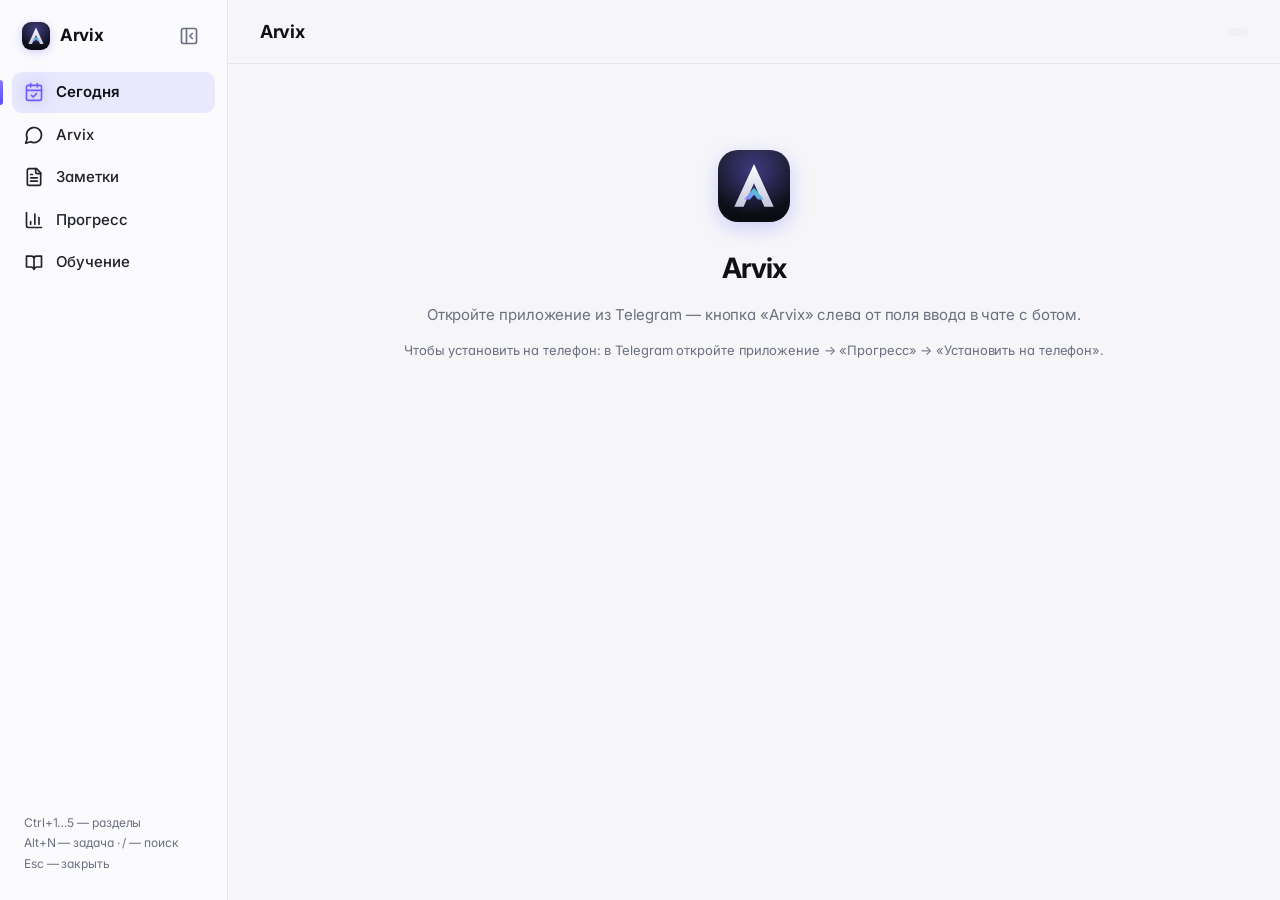
<file: arvix-claude/arvix/web/static/index.html>
<!doctype html>
<html lang="ru">
<head>
<meta charset="utf-8">
<meta name="viewport" content="width=device-width, initial-scale=1, viewport-fit=cover, interactive-widget=resizes-content">
<meta name="theme-color" content="#0a0b10" media="(prefers-color-scheme: dark)">
<meta name="theme-color" content="#f6f6f9" media="(prefers-color-scheme: light)">
<meta name="apple-mobile-web-app-capable" content="yes">
<meta name="mobile-web-app-capable" content="yes">
<title>Arvix</title>
<link rel="manifest" href="manifest.webmanifest">
<link rel="icon" href="icon.svg" type="image/svg+xml">
<link rel="apple-touch-icon" href="icon-192.png">
<link rel="preconnect" href="https://fonts.googleapis.com">
<link rel="preconnect" href="https://fonts.gstatic.com" crossorigin>
<link rel="stylesheet" href="https://fonts.googleapis.com/css2?family=Inter:wght@400..700&family=JetBrains+Mono:wght@400;600&display=swap">
<link rel="stylesheet" href="app.css">
<script src="https://telegram.org/js/telegram-web-app.js"></script>
</head>
<body>
<div id="app">
  <header class="top">
    <div class="top-title">
      <div id="top-day" class="top-day">Arvix</div>
      <div id="top-sub" class="top-sub"></div>
    </div>
    <div class="top-right">
      <div id="top-mode" class="chip mode"></div>
    </div>
  </header>

  <main id="view"></main>

  <nav class="tabs" id="tabs">
    <div class="brand"><img src="icon.svg" alt="" width="28" height="28"><span class="brand-name">Arvix</span><button id="side-toggle" class="side-toggle" aria-expanded="true" aria-label="Свернуть панель" title="Свернуть панель (Ctrl+B)"><span class="ico" data-ic="sidebar"></span></button></div>
    <button data-tab="today" class="active" title="Ctrl+1"><span class="ico" data-ic="today"></span><span class="lbl">Сегодня</span><kbd>1</kbd></button>
    <button data-tab="chat" title="Ctrl+2"><span class="ico" data-ic="chat"></span><span class="lbl">Arvix</span><kbd>2</kbd><i id="chat-dot" class="dot hidden"></i></button>
    <button data-tab="notes" title="Ctrl+3"><span class="ico" data-ic="notes"></span><span class="lbl">Заметки</span><kbd>3</kbd></button>
    <button data-tab="progress" title="Ctrl+4"><span class="ico" data-ic="progress"></span><span class="lbl">Прогресс</span><kbd>4</kbd></button>
    <button data-tab="study" title="Ctrl+5"><span class="ico" data-ic="study"></span><span class="lbl">Обучение</span><kbd>5</kbd></button>
    <div class="side-hint">Ctrl+1…5 — разделы<br>Alt+N — задача · / — поиск<br>Esc — закрыть</div>
  </nav>
</div>

<div id="sheet-back" class="sheet-back hidden"></div>
<section id="sheet" class="sheet hidden" role="dialog" aria-modal="true"></section>
<div id="toast" class="toast hidden"></div>

<script src="app.js"></script>
</body>
</html>
</file>
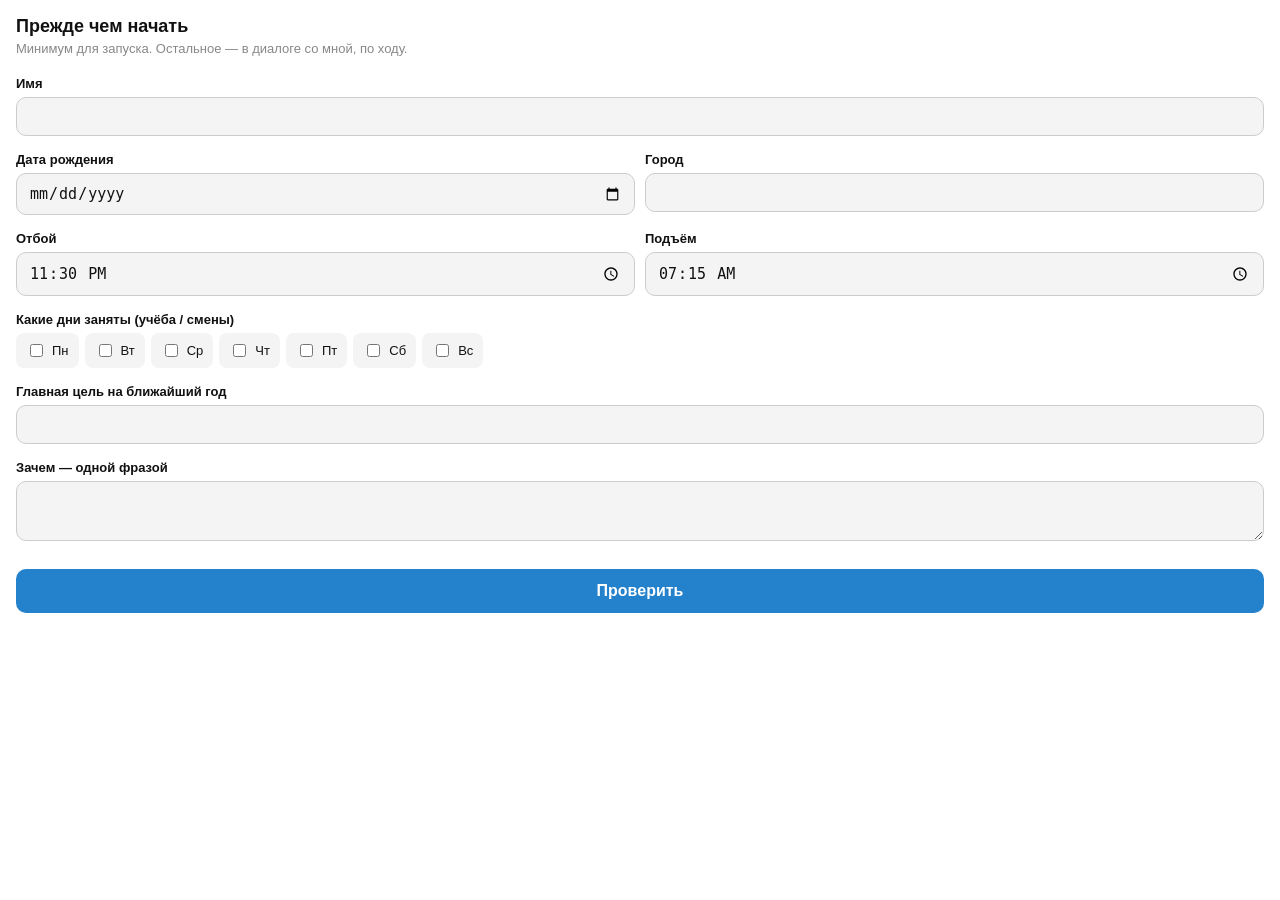
<file: core/api/templates/onboarding.html>
<!doctype html>
<html lang="ru">
<head>
<meta charset="utf-8" />
<meta name="viewport" content="width=device-width, initial-scale=1" />
<title>Arvix — онбординг</title>
<script src="https://telegram.org/js/telegram-web-app.js"></script>
<style>
  :root { color-scheme: light dark; }
  body {
    margin: 0;
    padding: 16px;
    padding-bottom: 32px;
    font-family: -apple-system, BlinkMacSystemFont, "Segoe UI", Roboto, sans-serif;
    background: var(--tg-theme-bg-color, #ffffff);
    color: var(--tg-theme-text-color, #111111);
  }
  h1 { font-size: 18px; margin: 0 0 4px; }
  p.hint { color: var(--tg-theme-hint-color, #888); font-size: 13px; margin: 0 0 20px; }
  label { display: block; font-size: 13px; margin: 16px 0 6px; font-weight: 600; }
  input, textarea {
    width: 100%;
    box-sizing: border-box;
    padding: 10px 12px;
    border-radius: 10px;
    border: 1px solid var(--tg-theme-hint-color, #ccc);
    background: var(--tg-theme-secondary-bg-color, #f4f4f5);
    color: var(--tg-theme-text-color, #111111);
    font-size: 15px;
  }
  textarea { resize: vertical; min-height: 60px; font-family: inherit; }
  .row { display: flex; gap: 10px; }
  .row > div { flex: 1; }
  .weekdays { display: flex; gap: 6px; flex-wrap: wrap; }
  .weekdays label {
    margin: 0; display: flex; align-items: center; gap: 6px;
    padding: 8px 10px; border-radius: 8px;
    background: var(--tg-theme-secondary-bg-color, #f4f4f5);
    font-weight: 400; font-size: 13px;
  }
  .weekdays input { width: auto; padding: 0; }
  button {
    margin-top: 24px;
    width: 100%;
    padding: 13px;
    border: none;
    border-radius: 10px;
    background: var(--tg-theme-button-color, #2481cc);
    color: var(--tg-theme-button-text-color, #ffffff);
    font-size: 16px;
    font-weight: 600;
  }
  button:disabled { opacity: 0.5; }
  #error { color: #e53e3e; font-size: 13px; margin-top: 10px; display: none; }
</style>
</head>
<body>
  <h1>Прежде чем начать</h1>
  <p class="hint">Минимум для запуска. Остальное — в диалоге со мной, по ходу.</p>

  <form id="f">
    <label for="name">Имя</label>
    <input id="name" required />

    <div class="row">
      <div>
        <label for="birth_date">Дата рождения</label>
        <input id="birth_date" type="date" required />
      </div>
      <div>
        <label for="city">Город</label>
        <input id="city" required />
      </div>
    </div>

    <div class="row">
      <div>
        <label for="bedtime">Отбой</label>
        <input id="bedtime" type="time" value="23:30" required />
      </div>
      <div>
        <label for="wake">Подъём</label>
        <input id="wake" type="time" value="07:15" required />
      </div>
    </div>

    <label>Какие дни заняты (учёба / смены)</label>
    <div class="weekdays" id="weekdays">
      <label><input type="checkbox" value="0" />Пн</label>
      <label><input type="checkbox" value="1" />Вт</label>
      <label><input type="checkbox" value="2" />Ср</label>
      <label><input type="checkbox" value="3" />Чт</label>
      <label><input type="checkbox" value="4" />Пт</label>
      <label><input type="checkbox" value="5" />Сб</label>
      <label><input type="checkbox" value="6" />Вс</label>
    </div>

    <label for="goal_title">Главная цель на ближайший год</label>
    <input id="goal_title" required />

    <label for="goal_why">Зачем — одной фразой</label>
    <textarea id="goal_why" required></textarea>

    <button type="submit">Проверить</button>
    <div id="error"></div>
  </form>

  <script>
    const tg = window.Telegram?.WebApp;
    tg?.ready();
    tg?.expand();

    const form = document.getElementById("f");
    const errorBox = document.getElementById("error");

    form.addEventListener("submit", async (e) => {
      e.preventDefault();
      errorBox.style.display = "none";

      const busyWeekdays = Array.from(
        document.querySelectorAll('#weekdays input:checked')
      ).map((el) => Number(el.value));

      const payload = {
        name: document.getElementById("name").value.trim(),
        birth_date: document.getElementById("birth_date").value,
        city: document.getElementById("city").value.trim(),
        bedtime_target: document.getElementById("bedtime").value,
        wake_target: document.getElementById("wake").value,
        busy_weekdays: busyWeekdays,
        goal_title: document.getElementById("goal_title").value.trim(),
        goal_why: document.getElementById("goal_why").value.trim(),
      };

      const submitBtn = form.querySelector("button");
      submitBtn.disabled = true;

      try {
        const res = await fetch("/api/onboarding/core", {
          method: "POST",
          headers: {
            "Content-Type": "application/json",
            "X-Telegram-Init-Data": tg?.initData || "",
          },
          body: JSON.stringify(payload),
        });

        if (!res.ok) {
          const body = await res.json().catch(() => ({}));
          throw new Error(body.detail || `Ошибка ${res.status}`);
        }

        tg?.close();
      } catch (err) {
        errorBox.textContent = err.message || "Не получилось сохранить. Попробуй ещё раз.";
        errorBox.style.display = "block";
        submitBtn.disabled = false;
      }
    });
  </script>
</body>
</html>
</file>
<file: arvix-claude/arvix/web/static/app.css>
/* Дизайн-система (D58): тёмный премиум по умолчанию в тёмной теме системы, светлая — та же логика.
 * Акцент — фиолетовый и бирюзовый из логотипа. Глубина — тонкими границами и подсветкой, а не тенями. */
:root {
  --bg: #f6f6f9;
  --bg-2: #fbfbfd;
  --card: #ffffff;
  --card-2: #f0f1f5;
  --card-3: #e8e9ef;
  --text: #0f1117;
  --muted: #6b7080;
  --line: #e6e7ee;
  --line-2: #d9dbe4;
  --accent: #6d5dfc;
  --accent-2: #12b39a;
  --accent-grad: linear-gradient(135deg, #8b7bff 0%, #6d5dfc 55%, #5a4bf0 100%);
  --glow: 0 6px 20px rgba(109, 93, 252, .28);
  --warn: #d9900f;
  --bad: #e5484d;
  --good: #16a35a;
  --me: #6d5dfc;
  --me-text: #ffffff;
  --shadow: 0 1px 2px rgba(15, 17, 23, .04), 0 2px 8px rgba(15, 17, 23, .04);
  --shadow-lg: 0 24px 64px rgba(15, 17, 23, .18);
  --hi: inset 0 1px 0 rgba(255, 255, 255, .6);
  --radius: 16px;
  --tabs-h: 64px;
  color-scheme: light;
}
@media (prefers-color-scheme: dark) {
  :root:not([data-theme="light"]) {
    --bg: #0a0b10; --bg-2: #0d0e14; --card: #12141b; --card-2: #1a1d26; --card-3: #232733; --text: #ecedf3; --muted: #8b90a0;
    --line: rgba(255, 255, 255, .07); --line-2: rgba(255, 255, 255, .12); --accent: #8b7bff; --accent-2: #3ee0c0; --me: #6d5dfc;
    --glow: 0 6px 24px rgba(124, 108, 255, .35); --shadow: none; --shadow-lg: 0 24px 80px rgba(0, 0, 0, .6);
    --hi: inset 0 1px 0 rgba(255, 255, 255, .04); color-scheme: dark;
  }
}
:root[data-theme="dark"] {
  --bg: #0a0b10; --bg-2: #0d0e14; --card: #12141b; --card-2: #1a1d26; --card-3: #232733; --text: #ecedf3; --muted: #8b90a0;
  --line: rgba(255, 255, 255, .07); --line-2: rgba(255, 255, 255, .12); --accent: #8b7bff; --accent-2: #3ee0c0; --me: #6d5dfc;
  --glow: 0 6px 24px rgba(124, 108, 255, .35); --shadow: none; --shadow-lg: 0 24px 80px rgba(0, 0, 0, .6);
  --hi: inset 0 1px 0 rgba(255, 255, 255, .04); color-scheme: dark;
}
/* Внутри Telegram — его цвета */
:root.tg {
  --bg: var(--tg-theme-secondary-bg-color, var(--bg));
  --card: var(--tg-theme-bg-color, var(--card));
  --text: var(--tg-theme-text-color, var(--text));
  --muted: var(--tg-theme-hint-color, var(--muted));
  --accent: var(--tg-theme-button-color, var(--accent));
  --me: var(--tg-theme-button-color, var(--me));
  --me-text: var(--tg-theme-button-text-color, #fff);
}

* { box-sizing: border-box; -webkit-tap-highlight-color: transparent; }
html, body { margin: 0; height: 100%; background: var(--bg); color: var(--text); }
/* Inter — читаемый на экране шрифт с кириллицей; без сети — системный. Цифры одной ширины: время и минуты не скачут. */
body { font: 15px/1.5 "Inter", -apple-system, BlinkMacSystemFont, "Segoe UI", Roboto, system-ui, sans-serif; overscroll-behavior-y: none;
  font-feature-settings: "cv11", "ss01"; -webkit-font-smoothing: antialiased; -moz-osx-font-smoothing: grayscale; text-rendering: optimizeLegibility; }
b, strong { font-weight: 650; }
code, kbd, pre { font-family: "JetBrains Mono", ui-monospace, SFMono-Regular, Menlo, monospace; }
button { font: inherit; color: inherit; border: 0; background: none; cursor: pointer; }
input, textarea, select { font: inherit; color: var(--text); }
.muted { color: var(--muted); }
.small { font-size: 13px; }

#app { max-width: 720px; margin: 0 auto; min-height: 100%; display: flex; flex-direction: column; }

.top { position: sticky; top: 0; z-index: 5; display: flex; align-items: center; justify-content: space-between; gap: 12px;
  padding: calc(env(safe-area-inset-top) + 12px) 16px 10px; background: color-mix(in srgb, var(--bg) 88%, transparent);
  backdrop-filter: blur(12px); -webkit-backdrop-filter: blur(12px); }
.top-day { font-weight: 700; font-size: 20px; letter-spacing: -.01em; }
.top-sub { color: var(--muted); font-size: 13px; }
.chip { display: inline-flex; align-items: center; gap: 4px; padding: 3px 9px; border-radius: 999px; font-size: 12px;
  background: var(--card-2); color: var(--muted); white-space: nowrap; }
.chip.mode { font-weight: 600; }
.chip.green { background: color-mix(in srgb, var(--good) 16%, transparent); color: var(--good); }
.chip.yellow { background: color-mix(in srgb, var(--warn) 18%, transparent); color: var(--warn); }
.chip.red { background: color-mix(in srgb, var(--bad) 16%, transparent); color: var(--bad); }
.chip.accent { background: color-mix(in srgb, var(--accent) 14%, transparent); color: var(--accent); }

main { flex: 1; padding: 4px 16px calc(var(--tabs-h) + env(safe-area-inset-bottom) + 24px); }

.card { background: var(--card); border-radius: var(--radius); box-shadow: var(--shadow); padding: 14px 16px; margin: 0 0 12px; }
.card h3 { margin: 0 0 8px; font-size: 13px; font-weight: 600; color: var(--muted); text-transform: uppercase; letter-spacing: .04em; }
.section-title { display: flex; justify-content: space-between; align-items: baseline; margin: 18px 4px 8px; font-size: 13px;
  font-weight: 600; color: var(--muted); text-transform: uppercase; letter-spacing: .04em; }

/* статы */
.stats { display: grid; grid-template-columns: repeat(3, 1fr); gap: 8px; }
.stat { background: var(--card); border-radius: 14px; box-shadow: var(--shadow); padding: 10px 10px 9px; min-width: 0; }
.stat b { display: block; font-size: 18px; line-height: 1.2; }
.stat span { font-size: 12px; color: var(--muted); }
.stat.tap { cursor: pointer; }
.r-photos { display: flex; flex-wrap: wrap; gap: 8px; margin-bottom: 8px; }
.r-photos:empty { display: none; }
.r-photo { position: relative; width: 76px; height: 76px; border-radius: 10px; overflow: hidden; background: var(--card-2); }
.r-photo img { width: 100%; height: 100%; object-fit: cover; display: block; }
.r-photo button { position: absolute; top: 3px; right: 3px; width: 22px; height: 22px; border-radius: 50%; display: grid; place-items: center;
  background: rgba(0, 0, 0, .55); color: #fff; }
.r-photo button .ic { width: 13px; height: 13px; }
.r-add { display: flex; align-items: center; justify-content: center; gap: 6px; cursor: pointer; }
.r-add .ic { width: 16px; height: 16px; }
.bar { height: 6px; border-radius: 6px; background: var(--card-2); overflow: hidden; margin-top: 6px; }
.bar > i { display: block; height: 100%; background: var(--accent); border-radius: 6px; transition: width .4s; }
.bar.deep > i { background: var(--accent-2); }

/* фокус */
.focus { display: flex; align-items: center; gap: 16px; }
.ring { --p: 0; width: 84px; height: 84px; border-radius: 50%; flex: none; display: grid; place-items: center;
  background: conic-gradient(var(--accent) calc(var(--p) * 1turn), var(--card-2) 0); }
.ring > div { width: 70px; height: 70px; border-radius: 50%; background: var(--card); display: grid; place-items: center;
  font-variant-numeric: tabular-nums; font-weight: 700; font-size: 18px; }
.focus-body { flex: 1; min-width: 0; }
.focus-title { font-weight: 600; white-space: nowrap; overflow: hidden; text-overflow: ellipsis; }
.pills { display: flex; flex-wrap: wrap; gap: 8px; margin-top: 8px; }
.pill { padding: 8px 14px; border-radius: 999px; background: var(--card-2); font-weight: 600; font-size: 14px; }
.pill.primary, .btn.primary { background: var(--accent); color: #fff; }
.pill.danger { background: color-mix(in srgb, var(--bad) 14%, transparent); color: var(--bad); }

/* задачи */
.task { display: flex; gap: 12px; align-items: flex-start; padding: 12px 14px; background: var(--card); border-radius: 14px;
  box-shadow: var(--shadow); margin-bottom: 8px; transition: opacity .2s; }
.task .time { width: 46px; flex: none; font-variant-numeric: tabular-nums; font-size: 13px; color: var(--muted); padding-top: 2px; }
.task .time b { display: block; color: var(--text); font-size: 15px; }
.task .body { flex: 1; min-width: 0; }
.task .title { font-weight: 600; word-break: break-word; }
.task .meta { display: flex; flex-wrap: wrap; gap: 6px; margin-top: 5px; }
.task .acts { display: flex; gap: 6px; flex: none; }
.task.done { opacity: .55; }
.task.done .title { text-decoration: line-through; text-decoration-thickness: 1px; }
.task.active { outline: 2px solid color-mix(in srgb, var(--accent) 60%, transparent); }
.task.busy { background: transparent; box-shadow: none; border: 1px dashed var(--line); }
.task.debt { outline: 1px solid color-mix(in srgb, var(--bad) 50%, transparent); }
.icon-btn { width: 38px; height: 38px; border-radius: 12px; display: grid; place-items: center; background: var(--card-2); font-size: 17px; }
.icon-btn.go { background: color-mix(in srgb, var(--accent) 14%, transparent); color: var(--accent); }
.icon-btn.ok { background: color-mix(in srgb, var(--good) 15%, transparent); color: var(--good); }

.empty { text-align: center; color: var(--muted); padding: 28px 12px; }
.note-card { font-size: 16px; line-height: 1.5; }

.fab { position: fixed; right: max(16px, calc(50% - 344px)); bottom: calc(var(--tabs-h) + env(safe-area-inset-bottom) + 16px); z-index: 6;
  width: 56px; height: 56px; border-radius: 18px; background: var(--accent); color: #fff; font-size: 28px; box-shadow: 0 6px 20px rgba(79, 107, 255, .35); }

/* вкладки */
.tabs { position: fixed; left: 0; right: 0; bottom: 0; z-index: 7; display: flex; justify-content: center;
  padding: 6px 8px calc(env(safe-area-inset-bottom) + 6px); background: color-mix(in srgb, var(--card) 92%, transparent);
  backdrop-filter: blur(14px); -webkit-backdrop-filter: blur(14px); border-top: 1px solid var(--line); }
.tabs button { position: relative; flex: 1; max-width: 160px; display: flex; flex-direction: column; align-items: center; gap: 2px;
  padding: 6px 0; font-size: 11px; color: var(--muted); border-radius: 12px; }
.tabs button .ico { display: grid; place-items: center; height: 24px; }
.tabs button .ico .ic { width: 23px; height: 23px; }
.tabs button.active { color: var(--accent); }
.dot { position: absolute; top: 6px; right: calc(50% - 18px); width: 8px; height: 8px; border-radius: 50%; background: var(--bad); }

/* чат */
.chat { display: flex; flex-direction: column; gap: 6px; padding-bottom: 76px; }
.msg { position: relative; max-width: 86%; padding: 8px 12px 6px; border-radius: 18px; white-space: pre-wrap; word-break: break-word; background: var(--card);
  box-shadow: var(--shadow); align-self: flex-start; transition: transform .18s ease, background .3s; }
.msg.me { align-self: flex-end; background: var(--me); color: var(--me-text); }
/* Разметка в пузыре (richText): абзацы, списки, цитата, код — компактно, как в мессенджере */
.mtext { white-space: normal; line-height: 1.5; }
.mtext > :first-child { margin-top: 0; }
.mtext > :last-child { margin-bottom: 0; }
.mtext p { margin: 0 0 8px; }
.mtext b { font-weight: 650; }
.mtext .m-h { font-weight: 700; font-size: 16px; margin: 10px 0 4px; }
.mtext .m-list { margin: 2px 0 8px; padding-left: 20px; }
.mtext .m-list li { margin: 2px 0; padding-left: 2px; }
.mtext ul.m-list { list-style: none; padding-left: 16px; }
.mtext ul.m-list li { position: relative; }
.mtext ul.m-list li::before { content: "—"; position: absolute; left: -16px; color: var(--muted); }
.msg.me .mtext ul.m-list li::before { color: inherit; opacity: .7; }
.mtext ol.m-list li::marker { color: var(--muted); font-variant-numeric: tabular-nums; }
.mtext blockquote { margin: 2px 0 8px; padding: 2px 0 2px 10px; border-left: 3px solid var(--accent); opacity: .92; }
.msg.me .mtext blockquote { border-left-color: rgba(255,255,255,.8); }
.mtext code { padding: 1px 5px; border-radius: 5px; font-size: .88em; background: var(--card-2); }
.msg.me .mtext code { background: rgba(255,255,255,.18); }
.mtext pre.m-code { margin: 4px 0 8px; padding: 8px 10px; border-radius: 8px; background: var(--card-2); overflow-x: auto; font-size: 13px; line-height: 1.45; white-space: pre; }
.msg.me .mtext pre.m-code { background: rgba(255,255,255,.14); }
.mtext pre.m-code code { padding: 0; background: none; }
.mtext a { color: inherit; text-decoration: underline; text-underline-offset: 2px; }
.mtext mark { background: color-mix(in srgb, #ffd400 45%, transparent); color: inherit; padding: 0 2px; border-radius: 3px; }
/* Как в Telegram: подряд идущие сообщения одного автора — плотной группой, «хвостик» только у последнего */
.msg.cont { margin-top: -3px; }
.msg.tail { border-bottom-left-radius: 6px; }
.msg.me.tail { border-bottom-left-radius: 18px; border-bottom-right-radius: 6px; }
.msg .mfoot { display: flex; align-items: flex-end; justify-content: flex-end; gap: 8px; margin-top: 2px; }
.msg time { display: flex; align-items: center; justify-content: flex-end; gap: 3px; margin-left: auto; font-size: 11px; opacity: .6; }
.react-chip { display: inline-flex; align-items: center; padding: 1px 8px; border-radius: 12px; font-size: 15px; line-height: 22px;
  background: color-mix(in srgb, var(--accent) 16%, transparent); border: 1px solid color-mix(in srgb, var(--accent) 35%, transparent); }
.react-row { display: flex; gap: 2px; padding: 2px 2px 6px; margin-bottom: 4px; border-bottom: 1px solid var(--line); }
.msg-menu .react-row button { width: 34px; height: 34px; padding: 0; justify-content: center; border-radius: 50%; font-size: 20px; transition: transform .1s; }
.msg-menu .react-row button:active { transform: scale(1.25); }
.msg-menu .react-row button.on { background: color-mix(in srgb, var(--accent) 22%, transparent); }
.msg .tick { display: inline-flex; font-style: normal; }
.msg .tick .ic { width: 14px; height: 14px; }
.msg .tick.read { opacity: 1; }
.msg .tick.wait .ic { width: 11px; height: 11px; }
.msg.flash { animation: flash 1.2s ease; }
@keyframes flash { 0%, 40% { box-shadow: 0 0 0 3px var(--accent); } 100% { box-shadow: var(--shadow); } }
/* цитата внутри пузыря: полоска слева, автор, начало текста; тап — к оригиналу */
.quote { display: flex; flex-direction: column; align-items: flex-start; gap: 1px; width: 100%; min-width: 0; margin: 2px 0 5px;
  padding: 4px 8px; border-radius: 8px; border-left: 3px solid var(--accent); background: color-mix(in srgb, var(--accent) 10%, transparent);
  text-align: left; font-size: 13px; line-height: 1.3; white-space: normal; cursor: pointer; }
.quote b { color: var(--accent); font-size: 12.5px; }
.quote span { display: -webkit-box; -webkit-line-clamp: 2; -webkit-box-orient: vertical; overflow: hidden; opacity: .85; }
.msg.me .quote { border-left-color: rgba(255,255,255,.85); background: rgba(255,255,255,.16); }
.msg.me .quote b { color: inherit; }
.swipe-ic { position: absolute; right: -40px; top: 50%; width: 30px; height: 30px; margin-top: -15px; display: grid; place-items: center;
  border-radius: 50%; background: var(--card-2); color: var(--muted); opacity: 0; transform: scale(.6); transition: opacity .15s, transform .15s; pointer-events: none; }
.swipe-ic .ic { width: 17px; height: 17px; }
.msg.swipe-ready .swipe-ic { opacity: 1; transform: scale(1); color: var(--accent); }
@media (hover: none) { .msg { -webkit-user-select: none; user-select: none; -webkit-touch-callout: none; } }
.msg-menu { position: fixed; z-index: 40; min-width: 170px; padding: 5px; border-radius: 14px; background: var(--card);
  box-shadow: 0 8px 30px rgba(0,0,0,.22); border: 1px solid var(--line); animation: pop .12s ease; }
.msg-menu button { display: flex; align-items: center; gap: 10px; width: 100%; padding: 9px 12px; border-radius: 9px; font-size: 15px; text-align: left; }
.msg-menu button:active, .msg-menu button:focus-visible { background: var(--card-2); outline: none; }
.msg-menu .ic { width: 18px; height: 18px; color: var(--muted); }
@keyframes pop { from { opacity: 0; transform: scale(.92); } }
/* полоска «В ответ …» над полем ввода */
.composer { flex-wrap: wrap; }
.reply-bar { order: -1; flex: 0 0 100%; display: flex; align-items: center; gap: 10px; min-width: 0; padding: 2px 4px 4px; }
.reply-bar.hidden { display: none; }
body:has(.reply-bar:not(.hidden)) .chat { padding-bottom: 128px; }  /* полоска ответа не закрывает последнее сообщение */
.rb-ic { color: var(--accent); display: grid; place-items: center; }
.rb-ic .ic { width: 20px; height: 20px; }
.rb-body { flex: 1; min-width: 0; display: flex; flex-direction: column; align-items: flex-start; padding-left: 9px; border-left: 2px solid var(--accent); text-align: left; }
.rb-body b { font-size: 13px; color: var(--accent); }
.rb-body span { max-width: 100%; font-size: 13px; color: var(--muted); white-space: nowrap; overflow: hidden; text-overflow: ellipsis; }
.rb-x { width: 32px; height: 32px; flex: none; display: grid; place-items: center; border-radius: 50%; color: var(--muted); }
.rb-x .ic { width: 18px; height: 18px; }
.to-bottom { position: absolute; right: 14px; top: -54px; width: 44px; height: 44px; border-radius: 50%; display: grid; place-items: center;
  background: var(--card); color: var(--muted); box-shadow: 0 2px 10px rgba(0,0,0,.18); border: 1px solid var(--line); }
.to-bottom.hidden { display: none; }
.to-bottom b { position: absolute; top: -6px; right: -2px; min-width: 20px; height: 20px; padding: 0 5px; border-radius: 10px; background: var(--accent);
  color: #fff; font-size: 11px; line-height: 20px; text-align: center; }
.to-bottom b:empty { display: none; }
.top-sub.typing-sub { color: var(--accent); }
.msg .btns { display: flex; flex-wrap: wrap; gap: 6px; margin-top: 8px; }
.msg .btns button { padding: 6px 10px; border-radius: 10px; background: var(--card-2); font-size: 13px; font-weight: 600; }
.day-sep { position: sticky; top: calc(var(--top-h, 62px) + env(safe-area-inset-top) + 4px); z-index: 2; align-self: center; padding: 8px 0 2px; pointer-events: none; }
.day-sep span { display: inline-block; padding: 3px 10px; border-radius: 12px; font-size: 12.5px; font-weight: 600; color: var(--muted);
  background: color-mix(in srgb, var(--card) 85%, transparent); backdrop-filter: blur(8px); -webkit-backdrop-filter: blur(8px); box-shadow: var(--shadow); }
.typing { align-self: flex-start; padding: 12px 16px; border-radius: 18px; background: var(--card); box-shadow: var(--shadow); }
.typing i { display: inline-block; width: 7px; height: 7px; margin: 0 2px; border-radius: 50%; background: var(--muted); animation: blink 1.2s infinite; }
.typing i:nth-child(2) { animation-delay: .2s; } .typing i:nth-child(3) { animation-delay: .4s; }
@keyframes blink { 0%, 80%, 100% { opacity: .25; } 40% { opacity: 1; } }
.composer { position: fixed; left: 0; right: 0; bottom: calc(var(--tabs-h) + env(safe-area-inset-bottom)); z-index: 6;
  display: flex; gap: 8px; align-items: flex-end; max-width: 720px; margin: 0 auto; padding: 8px 12px; background: var(--bg); }
.composer textarea { flex: 1; resize: none; max-height: 140px; min-height: 42px; padding: 10px 14px; border-radius: 21px;
  border: 1px solid var(--line); background: var(--card); outline: none; }
.composer .round { width: 42px; height: 42px; flex: none; border-radius: 50%; display: grid; place-items: center; background: var(--card-2); font-size: 18px; transition: background .15s, transform .1s; }
.composer .round:active { transform: scale(.92); }
.composer .round.ghost { background: transparent; color: var(--muted); }
.composer .round .ic { width: 22px; height: 22px; }
.composer .round.send { background: var(--accent); color: #fff; }
.composer .round.rec { background: var(--bad); color: #fff; animation: pulse 1.2s infinite; }
@keyframes pulse { 50% { transform: scale(1.08); } }

/* заметки */
.search { display: flex; gap: 8px; margin-bottom: 12px; }
.search input, .field input, .field textarea, .field select { width: 100%; padding: 11px 14px; border-radius: 12px; border: 1px solid var(--line);
  background: var(--card); outline: none; }
.crumbs { display: flex; flex-wrap: wrap; gap: 4px; font-size: 13px; color: var(--muted); margin: 0 2px 10px; }
.crumbs button { color: var(--accent); padding: 2px 0; }
.list-item { display: flex; align-items: center; gap: 10px; padding: 12px 14px; background: var(--card); border-radius: 12px; margin-bottom: 6px;
  box-shadow: var(--shadow); width: 100%; text-align: left; }
.list-item .grow { flex: 1; min-width: 0; overflow: hidden; text-overflow: ellipsis; white-space: nowrap; }
.md { word-break: break-word; }
.md h1, .md h2, .md h3, .md h4 { margin: 18px 0 8px; line-height: 1.25; }
.md h1 { font-size: 22px; } .md h2 { font-size: 19px; } .md h3 { font-size: 17px; }
.md p { margin: 8px 0; } .md ul, .md ol { padding-left: 22px; margin: 6px 0; }
.md blockquote { margin: 8px 0; padding: 4px 12px; border-left: 3px solid var(--accent); color: var(--muted); }
.md code { background: var(--card-2); padding: 1px 5px; border-radius: 6px; font-size: 13px; }
.md pre { background: var(--card-2); padding: 10px 12px; border-radius: 10px; overflow-x: auto; }
.md pre code { background: none; padding: 0; }
.md a { color: var(--accent); }
.md table { border-collapse: collapse; display: block; overflow-x: auto; }
.md td, .md th { border: 1px solid var(--line); padding: 4px 8px; }
.md hr { border: 0; border-top: 1px solid var(--line); margin: 14px 0; }

/* прогресс */
.chart { width: 100%; height: 120px; display: block; }
.legend { display: flex; justify-content: space-between; font-size: 11px; color: var(--muted); margin-top: 4px; }
.goal { padding: 8px 0; border-bottom: 1px solid var(--line); }
.goal:last-child { border-bottom: 0; }
.goal .t { font-weight: 600; }
.row { display: flex; justify-content: space-between; align-items: center; gap: 10px; padding: 6px 0; }

/* шторка */
.sheet-back { position: fixed; inset: 0; z-index: 20; background: rgba(0, 0, 0, .35); }
.sheet { position: fixed; left: 0; right: 0; bottom: 0; z-index: 21; max-width: 720px; margin: 0 auto; max-height: 88vh; overflow-y: auto;
  background: var(--card); border-radius: 22px 22px 0 0; padding: 10px 18px calc(env(safe-area-inset-bottom) + 18px);
  animation: up .22s ease-out; }
@keyframes up { from { transform: translateY(40px); opacity: 0; } }
.sheet .grab { width: 40px; height: 5px; border-radius: 4px; background: var(--line); margin: 0 auto 12px; }
.sheet h2 { margin: 0 0 12px; font-size: 19px; }
.field { margin-bottom: 12px; }
.field label { display: block; font-size: 13px; color: var(--muted); margin: 0 0 6px 2px; }
.seg { display: flex; flex-wrap: wrap; gap: 6px; }
.seg button { padding: 8px 12px; border-radius: 10px; background: var(--card-2); font-weight: 600; font-size: 14px; }
.seg button.on { background: var(--accent); color: #fff; }
.btn { display: block; width: 100%; padding: 13px; border-radius: 14px; background: var(--card-2); font-weight: 700; font-size: 16px; margin-top: 8px; }
.btn.danger { color: var(--bad); }
.sheet-actions .btn { text-align: left; font-weight: 600; }

.toast { position: fixed; left: 50%; transform: translateX(-50%); bottom: calc(var(--tabs-h) + env(safe-area-inset-bottom) + 84px); z-index: 30;
  max-width: calc(100% - 32px); padding: 10px 16px; border-radius: 14px; background: var(--text); color: var(--bg); font-size: 14px;
  box-shadow: 0 6px 24px rgba(0, 0, 0, .2); white-space: pre-line; }

.login { padding: 40px 8px; text-align: center; }
.login h1 { font-size: 24px; margin-bottom: 6px; }

@media (max-width: 380px) {
  .stats { grid-template-columns: repeat(3, 1fr); }
  .task .time { width: 40px; }
}

/* --- Заметка: режим чтения как в Obsidian ------------------------------------------------- */
:root { --obs-accent: #8a5cf5; --obs-tag-bg: color-mix(in srgb, var(--obs-accent) 12%, transparent); }
@media (prefers-color-scheme: dark) { :root:not([data-theme="light"]) { --obs-accent: #a68af9; } }
:root[data-theme="dark"] { --obs-accent: #a68af9; }
.crumbs-row { display: flex; align-items: center; justify-content: space-between; gap: 8px; margin-bottom: 4px; }
.crumbs-row .crumbs { margin: 0 2px; min-width: 0; }
.note-bar { position: sticky; top: 0; z-index: 5; display: flex; align-items: center; justify-content: space-between; gap: 8px;
  margin: -4px -16px 8px; padding: 8px 16px; background: var(--bg); border-bottom: 1px solid var(--line); }
.note-back { color: var(--accent); font-size: 15px; padding: 8px 0; min-height: 40px; max-width: 60%; overflow: hidden; text-overflow: ellipsis; white-space: nowrap; }
.note-bar-title { flex: 1; min-width: 0; text-align: center; font-weight: 600; overflow: hidden; text-overflow: ellipsis; white-space: nowrap; }
.obs { font-size: 16px; line-height: 1.6; word-break: break-word; padding: 4px 2px 40px; }
.obs-title { font-size: 26px; font-weight: 700; line-height: 1.2; margin: 6px 0 14px; letter-spacing: -.01em; }
.obs .obs-h { line-height: 1.3; margin: 22px 0 8px; font-weight: 700; }
.obs h1.obs-h { font-size: 24px; } .obs h2.obs-h { font-size: 20px; } .obs h3.obs-h { font-size: 18px; }
.obs h4.obs-h, .obs h5.obs-h, .obs h6.obs-h { font-size: 16px; } .obs h6.obs-h { color: var(--muted); }
.obs p { margin: 0 0 12px; }
.obs ul, .obs ol { margin: 4px 0 12px; padding-left: 24px; }
.obs ul ul, .obs ol ol, .obs ul ol, .obs ol ul { margin: 2px 0; }
.obs li { margin: 3px 0; }
.obs li::marker { color: var(--muted); }
.obs li.task-item { list-style: none; position: relative; margin-left: -24px; padding-left: 34px; min-height: 30px; }
.obs-check { position: absolute; left: -6px; top: -5px; width: 40px; height: 40px; display: grid; place-items: center; cursor: pointer; }
.obs-check input { appearance: none; -webkit-appearance: none; width: 20px; height: 20px; margin: 0; border: 2px solid var(--muted); border-radius: 5px;
  background: transparent; display: grid; place-items: center; cursor: pointer; transition: background .15s, border-color .15s; }
.obs-check input:checked { background: var(--obs-accent); border-color: var(--obs-accent); }
.obs-check input:checked::after { content: ""; width: 5px; height: 10px; border: solid #fff; border-width: 0 2.5px 2.5px 0; transform: translateY(-1px) rotate(45deg); }
.obs-check input:disabled { opacity: .5; cursor: default; }
.obs-check input:focus-visible { outline: 2px solid var(--obs-accent); outline-offset: 2px; }
.obs li.is-checked > .task-text { color: var(--muted); text-decoration: line-through; }
.obs li.is-checked > .task-text .chip { text-decoration: none; }
.obs a.obs-link { color: var(--obs-accent); text-decoration: none; font-weight: 500; }
.obs a.obs-ext { color: var(--obs-accent); text-decoration: underline; text-underline-offset: 2px; }
.obs a.obs-ext::after { content: " ↗"; font-size: 12px; }
.obs .obs-tag, .obs-props .obs-tag { display: inline-block; padding: 1px 9px; border-radius: 999px; background: var(--obs-tag-bg); color: var(--obs-accent);
  font-size: 14px; text-decoration: none; line-height: 1.6; }
.obs mark { background: color-mix(in srgb, #ffd400 45%, transparent); color: inherit; padding: 0 2px; border-radius: 3px; }
.obs code { background: var(--card-2); padding: 1px 5px; border-radius: 5px; font-size: .88em; }
.obs pre.obs-code { position: relative; background: var(--card-2); padding: 12px 14px; border-radius: 8px; overflow-x: auto; font-size: 13.5px; line-height: 1.5; }
.obs pre.obs-code[data-lang]::before { content: attr(data-lang); position: absolute; top: 4px; right: 10px; font-size: 11px; color: var(--muted); }
.obs pre.obs-code code { background: none; padding: 0; }
.obs blockquote { margin: 8px 0 12px; padding: 2px 0 2px 14px; border-left: 3px solid var(--obs-accent); color: var(--text); opacity: .9; }
.obs blockquote p:last-child, .obs .callout-body > :last-child { margin-bottom: 0; }
.obs hr { border: 0; border-top: 1px solid var(--line); margin: 20px 0; }
.obs-table { overflow-x: auto; margin: 8px 0 14px; }
.obs table { border-collapse: collapse; min-width: 100%; font-size: 15px; }
.obs th, .obs td { border: 1px solid var(--line); padding: 6px 10px; text-align: left; vertical-align: top; }
.obs th { background: var(--card-2); font-weight: 600; }
.obs-img { max-width: 100%; height: auto; border-radius: 8px; display: block; margin: 8px 0; background: var(--card-2); min-height: 40px; }
.obs-file { display: inline-block; padding: 8px 12px; border-radius: 10px; background: var(--card-2); color: var(--text); text-decoration: none; }
.obs-missing { color: var(--muted); font-size: 14px; }
/* выноски > [!note] */
.callout { --c: 8, 109, 221; margin: 10px 0 14px; border-radius: 8px; padding: 10px 14px; background: rgba(var(--c), .1); border-left: 3px solid rgb(var(--c)); }
.callout-title { display: flex; align-items: center; gap: 8px; font-weight: 600; color: rgb(var(--c)); }
.callout.foldable > .callout-title { cursor: pointer; }
.callout .fold { margin-left: auto; font-style: normal; transition: transform .15s; }
.callout.folded .fold { transform: rotate(-90deg); }
.callout.folded > .callout-body { display: none; }
.callout-body { margin-top: 6px; }
.callout.c-tip, .callout.c-hint, .callout.c-important { --c: 0, 191, 188; }
.callout.c-success, .callout.c-check, .callout.c-done { --c: 8, 185, 78; }
.callout.c-question, .callout.c-help, .callout.c-faq, .callout.c-warning, .callout.c-caution, .callout.c-attention { --c: 236, 117, 0; }
.callout.c-failure, .callout.c-fail, .callout.c-missing, .callout.c-danger, .callout.c-error, .callout.c-bug { --c: 233, 49, 71; }
.callout.c-example { --c: 120, 82, 238; }
.callout.c-quote, .callout.c-cite { --c: 158, 158, 158; }
.callout.c-abstract, .callout.c-summary, .callout.c-tldr, .callout.c-info, .callout.c-todo { --c: 0, 176, 255; }
/* свойства (frontmatter) */
.obs-props { margin: 0 0 18px; padding: 4px 0 8px; border-bottom: 1px solid var(--line); }
.obs-props summary { font-size: 13px; font-weight: 600; color: var(--muted); padding: 6px 0; cursor: pointer; }
.obs-prop { display: flex; width: 100%; align-items: flex-start; gap: 10px; padding: 7px 4px; border-radius: 6px; text-align: left; font-size: 15px; min-height: 36px; }
.obs-prop:active { background: var(--card-2); }
.obs-prop-key { flex: 0 0 40%; max-width: 160px; color: var(--muted); display: flex; gap: 8px; align-items: center; overflow: hidden; text-overflow: ellipsis; white-space: nowrap; }
.obs-prop-key i { font-style: normal; width: 18px; text-align: center; opacity: .8; }
.obs-prop-val { flex: 1; min-width: 0; word-break: break-word; }
.obs-empty { color: var(--muted); opacity: .6; }
/* редактор исходника */
.note-bar.editing .pill { padding: 8px 16px; }
.md-tools { position: sticky; top: 57px; z-index: 4; display: flex; gap: 6px; overflow-x: auto; padding: 6px 0 8px; margin: 0 -2px; background: var(--bg);
  scrollbar-width: none; }
.md-tools::-webkit-scrollbar { display: none; }
.md-tools button { flex: 0 0 auto; min-width: 42px; height: 38px; padding: 0 10px; border-radius: 10px; background: var(--card); border: 1px solid var(--line);
  font-weight: 700; font-size: 15px; }
.md-tools button:active { background: var(--card-2); }
.md-source { width: 100%; min-height: 60vh; resize: none; border: 0; outline: none; padding: 12px 4px 80px; background: transparent; color: var(--text);
  font-family: inherit; font-size: 16px; line-height: 1.6; tab-size: 4; }
pre.conflict { max-height: 220px; overflow: auto; background: var(--card-2); padding: 10px; border-radius: 10px; font-size: 13px; white-space: pre-wrap; }

/* --- Фокус: выбор, пауза, сессии дня -------------------------------------------------------- */
.focus-setup .field { margin-bottom: 10px; }
.focus-setup .seg button { max-width: 100%; overflow: hidden; text-overflow: ellipsis; white-space: nowrap; }
.focus-setup #focus-topic { margin-top: 8px; }
.focus.paused .ring { filter: grayscale(.8); opacity: .75; }
.focus .pills .pill { min-height: 38px; }
.sessions { margin-top: 12px; padding-top: 10px; border-top: 1px solid var(--line); display: grid; gap: 6px; }
.session { display: flex; align-items: baseline; gap: 8px; font-size: 14px; }
.session .grow { flex: 1; min-width: 0; }
.link { color: var(--accent); padding: 4px 0; white-space: nowrap; }
.install-card { display: flex; align-items: center; justify-content: space-between; gap: 12px; }

/* --- Граф заметок ------------------------------------------------------------------------- */
.notes-switch { margin-bottom: 12px; }
.notes-switch button { flex: 1; }
.graph-tools { display: flex; gap: 8px; margin-bottom: 8px; }
.graph-tools input { flex: 1; min-width: 0; padding: 9px 14px; border-radius: 12px; border: 1px solid var(--line); background: var(--card); color: var(--text); font-size: 15px; }
.graph-tools .pill.on { background: var(--card-2); }
.graph-wrap { position: relative; margin: 0 -16px 12px; background: var(--card); border-top: 1px solid var(--line); border-bottom: 1px solid var(--line); }
#g-canvas { display: block; width: 100%; height: min(62vh, 520px); touch-action: none; cursor: grab; }
.graph-hint { position: absolute; left: 12px; bottom: 8px; pointer-events: none; }
.graph-card { position: absolute; left: 10px; right: 10px; bottom: 10px; display: flex; align-items: center; gap: 8px; padding: 10px 12px;
  background: var(--bg); border: 1px solid var(--line); border-radius: 14px; box-shadow: var(--shadow); }
.graph-card .grow { flex: 1; min-width: 0; overflow: hidden; }
.graph-card b { display: block; white-space: nowrap; overflow: hidden; text-overflow: ellipsis; }
.sugg { display: flex; align-items: center; gap: 10px; padding: 8px 0; border-top: 1px solid var(--line); }
.sugg:first-of-type { border-top: 0; }
.sugg .grow { flex: 1; min-width: 0; }
.sugg .link { white-space: normal; text-align: left; font-weight: 600; }

/* --- Серия: год квадратами, как на GitHub ------------------------------------------------- */
:root { --heat0: #ebedf0; --heat1: #9be9a8; --heat2: #40c463; --heat3: #30a14e; --heat4: #216e39; --heat-rest: #c8d3f5; }
@media (prefers-color-scheme: dark) { :root:not([data-theme="light"]) { --heat0: #2a303b; --heat1: #0e4429; --heat2: #006d32; --heat3: #26a641; --heat4: #39d353; --heat-rest: #2c3a63; } }
:root[data-theme="dark"] { --heat0: #2a303b; --heat1: #0e4429; --heat2: #006d32; --heat3: #26a641; --heat4: #39d353; --heat-rest: #2c3a63; }
.heat-head { display: flex; justify-content: space-between; align-items: baseline; gap: 10px; flex-wrap: wrap; margin-bottom: 10px; }
.heat-big { font-size: 26px; letter-spacing: -.02em; }
.heat-scroll { overflow-x: auto; scrollbar-width: none; margin: 0 -4px; padding: 0 4px 2px; }
.heat-scroll::-webkit-scrollbar { display: none; }
.heat-grid { display: flex; gap: 4px; width: max-content; }
.heat-days { display: grid; grid-template-rows: 14px repeat(7, 12px); row-gap: 3px; font-size: 10px; color: var(--muted); padding-right: 2px; }
.heat-days span { line-height: 12px; }
.heat-months { display: flex; gap: 3px; height: 14px; font-size: 10px; color: var(--muted); }
.heat-months span { width: 12px; overflow: visible; white-space: nowrap; }
.heat-cols { display: flex; gap: 3px; }
.heat-col { display: grid; grid-template-rows: repeat(7, 12px); row-gap: 3px; }
.heat-cell { display: inline-block; width: 12px; height: 12px; border-radius: 3px; background: var(--heat0); padding: 0; border: 0; }
.heat-cell.l-1 { background: var(--heat0); opacity: .55; }
.heat-cell.l1 { background: var(--heat1); } .heat-cell.l2 { background: var(--heat2); }
.heat-cell.l3 { background: var(--heat3); } .heat-cell.l4 { background: var(--heat4); }
.heat-cell.rest { background: var(--heat-rest); }
.heat-cell.today { outline: 1.5px solid var(--text); outline-offset: 1px; }
.heat-cell.sel { outline: 2px solid var(--accent); outline-offset: 1px; }
.heat-foot { display: flex; justify-content: space-between; align-items: center; gap: 10px; flex-wrap: wrap; margin-top: 10px; }
.heat-legend { display: inline-flex; align-items: center; gap: 3px; }
.heat-legend .heat-cell { width: 10px; height: 10px; }

/* --- Иконки ---------------------------------------------------------------------------------- */
.ic { width: 20px; height: 20px; flex: none; display: inline-block; vertical-align: -4px; }
.pill .ic, .btn .ic, .seg .ic { width: 16px; height: 16px; vertical-align: -3px; margin-right: 2px; }
.icon-btn .ic { width: 19px; height: 19px; }
.fab { display: grid; place-items: center; }
.fab .ic { width: 28px; height: 28px; }
.list-item .li-ic { display: grid; place-items: center; color: var(--muted); }
.list-item .li-ic.folder { color: var(--accent); }
.list-item .muted .ic { width: 18px; height: 18px; }
.note-back { display: inline-flex; align-items: center; gap: 2px; }
.note-back .ic { width: 22px; height: 22px; margin-left: -6px; }
.top-right { display: flex; align-items: center; gap: 8px; }
.hidden { display: none !important; }

/* --- Ноутбук: боковая панель, колонки, окна по центру (от 900 px; порог — WIDE в app.js) ------ */
.grow { flex: 1; min-width: 0; overflow-wrap: anywhere; }
.row.small > span:first-child { min-width: 0; overflow-wrap: anywhere; }
.row b { white-space: nowrap; }
.seg.wrap { flex-wrap: wrap; }
.pick button { font-weight: 500; }
.icon-btn:disabled { opacity: .35; cursor: default; }
.small-pill { padding: 5px 10px; font-size: 13px; }
.card h3 .ic { width: 14px; height: 14px; vertical-align: -2px; }
.chip .ic { width: 12px; height: 12px; }
.brand, .side-hint, .tabs kbd { display: none; }
.today-side, .today-main { min-width: 0; }
.list-item.on { outline: 2px solid color-mix(in srgb, var(--obs-accent) 55%, transparent); }
kbd { display: inline-block; font: 600 11px/1.3 ui-monospace, SFMono-Regular, Menlo, monospace; padding: 1px 5px; border-radius: 5px;
  border: 1px solid var(--line); background: var(--card-2); color: var(--muted); }

@media (min-width: 900px) {
  :root { --side-w: 228px; --top-h: 64px; }
  html { scrollbar-width: thin; }
  :root { --side-w: calc(228px + env(safe-area-inset-left)); }
  #app { max-width: none; margin: 0; padding-left: var(--side-w); }
  .top { height: var(--top-h); padding: 0 32px; border-bottom: 1px solid var(--line); }
  .top-day { font-size: 18px; }
  main { width: 100%; max-width: 1320px; margin: 0 auto; padding: 22px 32px 48px; }

  /* вкладки → боковая панель */
  .tabs { top: 0; right: auto; width: var(--side-w); flex-direction: column; justify-content: flex-start; gap: 2px;
    padding: 14px 12px 14px calc(12px + env(safe-area-inset-left));
    background: var(--card); backdrop-filter: none; -webkit-backdrop-filter: none; border-top: 0; border-right: 1px solid var(--line); }
  .brand { display: flex; align-items: center; gap: 10px; padding: 6px 10px 18px; font-weight: 700; font-size: 17px; letter-spacing: -.01em; }
  .brand img { border-radius: 8px; }
  .tabs button { flex: none; max-width: none; flex-direction: row; gap: 12px; padding: 9px 12px; font-size: 15px; font-weight: 500;
    color: var(--text); border-radius: 10px; text-align: left; }
  .tabs button.active { background: color-mix(in srgb, var(--accent) 13%, transparent); color: var(--accent); font-weight: 600; }
  .tabs button .ico { height: 20px; }
  .tabs button .ico .ic { width: 20px; height: 20px; }
  .tabs kbd { display: inline-block; margin-left: auto; opacity: 0; transition: opacity .15s; }
  .dot { top: 50%; right: 44px; transform: translateY(-50%); }
  .side-hint { display: block; margin-top: auto; padding: 12px; font-size: 12px; line-height: 1.7; color: var(--muted); }

  /* Свернуть панель: кнопка у логотипа или Ctrl+B — остаётся полоса значков. Кнопка, а не наведение: на планшете мыши нет */
  .tabs .side-toggle { flex: none; display: grid; place-items: center; width: 32px; height: 32px; margin-left: auto; padding: 0;
    border-radius: 8px; color: var(--muted); }
  .tabs .side-toggle .ic { width: 18px; height: 18px; }
  .side-anim .tabs, .side-anim #app, .side-anim .composer { transition: width .18s ease, padding-left .18s ease, left .18s ease; }
  :root.side-mini { --side-w: calc(68px + env(safe-area-inset-left)); }
  .side-mini .tabs { padding-left: calc(10px + env(safe-area-inset-left)); padding-right: 10px; }
  .side-mini .brand { flex-direction: column; gap: 14px; padding: 6px 0 18px; }
  .side-mini .brand-name, .side-mini .tabs .lbl, .side-mini .tabs kbd, .side-mini .side-hint { display: none; }
  .side-mini .tabs .side-toggle { margin: 0; }
  .side-mini .tabs .side-toggle .ic { transform: scaleX(-1); }
  .side-mini .tabs button[data-tab] { justify-content: center; gap: 0; padding: 10px 0; }
  .side-mini .dot { top: 7px; right: 9px; transform: none; }

  .task, .list-item, .icon-btn, .pill, .seg button, .btn, .msg .btns button { transition: background .12s, box-shadow .12s, filter .12s; }

  /* Сегодня: план слева, цифры и фокус справа */
  .today-grid { display: grid; grid-template-columns: minmax(0, 1fr) clamp(340px, 30vw, 420px); gap: 28px; align-items: start; }
  .today-side { order: 2; }
  .today-main { order: 1; }
  .section-title.first { margin-top: 2px; }
  .stats { grid-template-columns: repeat(3, 1fr); gap: 10px; margin-bottom: 12px; }
  .stat { padding: 12px 14px; }
  .fab { right: 32px; bottom: 32px; }

  /* Чат: колонка по центру, поле ввода внизу окна */
  .chat { max-width: 840px; margin: 0 auto; padding-bottom: 92px; }
  .msg { max-width: 72%; }
  .composer { left: var(--side-w); right: 0; bottom: 0; max-width: none; margin: 0;
    padding: 12px max(32px, calc((100vw - var(--side-w) - 840px) / 2)); border-top: 1px solid var(--line); }
  .toast { left: calc(50% + var(--side-w) / 2); bottom: 96px; }

  /* Окна — по центру экрана, а не снизу */
  .sheet { top: 0; bottom: 0; left: 0; right: 0; margin: auto; width: min(560px, calc(100% - 48px)); height: fit-content; max-height: 86vh;
    border-radius: 18px; padding: 22px 24px; box-shadow: 0 24px 64px rgba(0, 0, 0, .28); animation: pop .16s ease-out; }
  .sheet .grab { display: none; }
  @keyframes pop { from { transform: scale(.97); opacity: 0; } }

  /* Заметки: список слева, заметка справа — как в Obsidian */
  .notes-split { display: grid; grid-template-columns: 320px minmax(0, 1fr); gap: 32px; align-items: start; }
  .notes-side { position: sticky; top: calc(var(--top-h) + 16px); max-height: calc(100vh - var(--top-h) - 32px); overflow-y: auto;
    scrollbar-width: thin; padding: 2px 6px 2px 2px; }
  .notes-side .list-item { padding: 9px 12px; margin-bottom: 4px; }
  .notes-main { min-width: 0; max-width: 860px; }
  .notes-main .empty { padding-top: 48px; }
  .note-bar { top: var(--top-h); margin: -4px 0 8px; padding: 10px 0; }
  .md-tools { top: calc(var(--top-h) + 57px); }
  .obs { font-size: 16.5px; }
  .graph-wrap { margin: 0 0 12px; border: 1px solid var(--line); border-radius: var(--radius); overflow: hidden; }
  #g-canvas { height: calc(100vh - var(--top-h) - 200px); min-height: 420px; }

  /* Прогресс: карточки сеткой */
  .progress-grid { display: grid; grid-template-columns: repeat(2, minmax(0, 1fr)); gap: 16px; align-items: start; margin-bottom: 16px; }
  .progress-grid .card { margin: 0; }
  .heat-cell { width: 13px; height: 13px; }
  .heat-col, .heat-days { grid-template-rows: repeat(7, 13px); }
  .heat-days { grid-template-rows: 14px repeat(7, 13px); }
  .heat-months span { width: 13px; }
}
@media (min-width: 1400px) {
  .progress-grid { grid-template-columns: repeat(3, minmax(0, 1fr)); }
}

.small-pill { padding: 6px 11px; font-size: 13px; }
/* select без размера растягивался по самому длинному названию цели и выталкивал форму за край экрана */
select.input { width: 100%; min-width: 0; padding: 10px 12px; border-radius: 12px; border: 1px solid var(--line); background: var(--card); color: var(--text); font: inherit; text-overflow: ellipsis; }

/* Наведение — только там, где есть мышь или тачпад: на сенсорном экране подсветка «залипает» после касания */
@media (min-width: 900px) and (hover: hover) {
  .tabs button:hover { background: var(--card-2); }
  .tabs button:hover kbd { opacity: 1; }
  .tabs .side-toggle:hover { color: var(--text); }
  .icon-btn:hover, .pill:hover, .seg button:not(.on):hover, .btn:hover, .msg .btns button:hover, .msg-menu button:hover { filter: brightness(.95); }
  :root:not([data-theme="light"]) .icon-btn:hover { filter: brightness(1.25); }
  .list-item:hover { background: var(--card-2); }
  /* премиум-слой (D58) */
  .task:hover, .list-item:hover { border-color: var(--line-2); }
  .icon-btn:hover, .pill:hover:not(.primary), .btn:hover:not(.primary), .seg button:hover:not(.on), .msg .btns button:hover { background: var(--card-3); filter: none; }
  .pill.primary:hover, .btn.primary:hover, .fab:hover, .composer .round.send:hover { filter: brightness(1.08); }
  .tabs button.active:hover { background: color-mix(in srgb, var(--accent) 16%, transparent); }
  .tabs button:hover:not(.active) { background: color-mix(in srgb, var(--text) 5%, transparent); }
}

/* --- Планшет вертикально (600–899 px): нижние вкладки как на телефоне, но во всю ширину, без полос по бокам ---- */
@media (min-width: 600px) and (max-width: 899.98px) {
  :root { --pad: max(28px, env(safe-area-inset-left), env(safe-area-inset-right)); }
  #app { max-width: none; }
  .top { padding-left: var(--pad); padding-right: var(--pad); }
  .top-day { font-size: 22px; }
  main { padding-left: var(--pad); padding-right: var(--pad); }
  .stats { gap: 12px; }
  .stat { padding: 12px 14px; }
  .stat b { font-size: 20px; }
  .fab { right: var(--pad); }
  .tabs button { font-size: 12px; }

  .chat { max-width: 760px; margin: 0 auto; }
  .msg { max-width: 78%; }
  .composer { max-width: none; padding: 8px max(var(--pad), calc((100vw - 760px) / 2)); }

  .sheet { max-width: 640px; }

  .progress-grid { display: grid; grid-template-columns: repeat(2, minmax(0, 1fr)); gap: 12px; align-items: start; margin-bottom: 12px; }
  .progress-grid .card { margin: 0; }
  #g-canvas { height: 56vh; }
}

.chip.accent { background: color-mix(in srgb, var(--accent) 14%, transparent); color: var(--accent); }
button.chip { cursor: pointer; font: inherit; font-size: 12px; }

/* --- «Как сделать» (D62): шаги «действие → инструмент → минуты» у задачи, под таймером и в шторке ------- */
.guide { margin-top: 8px; }
.guide ol { margin: 0; padding-left: 20px; display: grid; gap: 6px; }
.guide li { line-height: 1.4; overflow-wrap: anywhere; }
.guide li::marker { color: var(--accent); font-weight: 650; }
.g-tool { display: inline-block; padding: 1px 7px; border-radius: 7px; font-size: 12px; font-weight: 600; white-space: nowrap;
  background: color-mix(in srgb, var(--accent) 13%, transparent); color: var(--accent); }
.g-min { font-size: 12px; color: var(--muted); white-space: nowrap; }
.g-done { margin-top: 8px; font-size: 14px; }
.g-save { margin-top: 4px; font-size: 13px; color: var(--muted); overflow-wrap: anywhere; }
.guide.compact { margin-top: 6px; font-size: 13.5px; }
.guide.compact ol { gap: 3px; }
.guide.compact .g-done { margin-top: 4px; font-size: 13px; }
.guide-box { margin: 6px 0 14px; padding: 12px 14px; border-radius: 14px; border: 1px solid var(--line); background: var(--card-2); }
.guide-box h3 { margin: 0 0 4px; font-size: 13px; letter-spacing: 0; text-transform: none; color: var(--text); }
.guide-box .pills { margin-top: 10px; }
.guide-chip { border: 1px solid color-mix(in srgb, var(--accent) 28%, transparent); background: color-mix(in srgb, var(--accent) 10%, transparent);
  color: var(--accent); padding: 2px 8px; border-radius: 999px; }
.guide-chip.ask { background: transparent; }
.guide-wait { display: flex; align-items: center; gap: 10px; padding: 18px 0; color: var(--muted); }
.spin { width: 18px; height: 18px; flex: none; border-radius: 50%; border: 2px solid var(--line-2); border-top-color: var(--accent);
  animation: spin .8s linear infinite; }
@keyframes spin { to { transform: rotate(360deg); } }
.note-bar .pill { margin-left: auto; }

/* ============================================================================================
 * Премиум-слой (D58): поверх компонентов выше — карточки с границей, градиентный акцент, стекло,
 * аватар Arvix в чате, единые наведение и фокус. Внутри Telegram (:root.tg) цвета — его.
 * ========================================================================================== */
html, body { background: var(--bg); }
body { letter-spacing: -.006em; }
::selection { background: color-mix(in srgb, var(--accent) 35%, transparent); }
:focus-visible { outline: 2px solid color-mix(in srgb, var(--accent) 70%, transparent); outline-offset: 2px; }
a { color: var(--accent); }

.top { background: color-mix(in srgb, var(--bg) 78%, transparent); backdrop-filter: saturate(160%) blur(16px); -webkit-backdrop-filter: saturate(160%) blur(16px);
  border-bottom: 1px solid transparent; }
.top-day { font-weight: 700; letter-spacing: -.02em; }
.chip { border: 1px solid transparent; font-weight: 500; }
.chip.mode { font-weight: 650; letter-spacing: .01em; }
.chip.green { border-color: color-mix(in srgb, var(--good) 28%, transparent); }
.chip.yellow { border-color: color-mix(in srgb, var(--warn) 30%, transparent); }
.chip.red { border-color: color-mix(in srgb, var(--bad) 30%, transparent); }
.chip.accent { border-color: color-mix(in srgb, var(--accent) 28%, transparent); }

.card, .stat, .task, .list-item, .typing { border: 1px solid var(--line); box-shadow: var(--shadow), var(--hi); }
.card { border-radius: 18px; padding: 16px 18px; }
.card h3, .section-title { font-size: 11.5px; font-weight: 650; letter-spacing: .08em; color: var(--muted); }
.section-title { margin: 22px 4px 10px; }

.stat { border-radius: 16px; padding: 12px 14px; }
.stat b { font-size: 20px; font-weight: 700; letter-spacing: -.02em; font-variant-numeric: tabular-nums; }
.bar { height: 5px; background: var(--card-3); }
.bar > i { background: var(--accent-grad); }
.bar.deep > i { background: linear-gradient(90deg, #2fc9a8, var(--accent-2)); }

.task { border-radius: 16px; padding: 13px 14px; transition: border-color .15s, background .15s, transform .15s, opacity .2s; }
.task .time b { font-weight: 650; }
.task .title { font-weight: 600; letter-spacing: -.01em; }
.task.active { outline: 0; border-color: color-mix(in srgb, var(--accent) 55%, transparent);
  background: linear-gradient(180deg, color-mix(in srgb, var(--accent) 8%, var(--card)), var(--card)); box-shadow: 0 0 0 3px color-mix(in srgb, var(--accent) 12%, transparent); }
.task.debt { outline: 0; border-color: color-mix(in srgb, var(--bad) 45%, transparent); }
.task.busy { border: 1px dashed var(--line-2); background: transparent; box-shadow: none; }
.icon-btn { border-radius: 12px; background: var(--card-2); border: 1px solid var(--line); transition: background .15s, transform .1s, border-color .15s; }
.icon-btn:active, .pill:active, .btn:active, .seg button:active { transform: scale(.96); }
.icon-btn.go { border-color: color-mix(in srgb, var(--accent) 30%, transparent); }
.icon-btn.ok { border-color: color-mix(in srgb, var(--good) 30%, transparent); }

.pill { border: 1px solid var(--line); background: var(--card-2); transition: background .15s, transform .1s, box-shadow .15s; }
.pill.primary, .btn.primary, .seg button.on { background: var(--accent-grad); color: #fff; border-color: transparent; box-shadow: var(--glow); }
.btn { border: 1px solid var(--line); border-radius: 14px; transition: background .15s, transform .1s, box-shadow .15s, filter .15s; }
.btn.primary { font-weight: 650; }
.seg button { border: 1px solid var(--line); border-radius: 11px; transition: background .15s, transform .1s; }

.ring { background: conic-gradient(from -90deg, #8b7bff, #3ee0c0 calc(var(--p) * 1turn), var(--card-3) 0); box-shadow: 0 0 32px color-mix(in srgb, var(--accent) 18%, transparent); }

.fab { border-radius: 18px; background: var(--accent-grad); box-shadow: var(--glow), inset 0 1px 0 rgba(255,255,255,.25); transition: transform .15s; }
.fab:active { transform: scale(.94); }

.tabs { background: color-mix(in srgb, var(--bg-2) 82%, transparent); backdrop-filter: saturate(160%) blur(18px); -webkit-backdrop-filter: saturate(160%) blur(18px); }
.tabs button { transition: color .15s, background .15s; }
.tabs button.active .ico { filter: drop-shadow(0 0 8px color-mix(in srgb, var(--accent) 55%, transparent)); }

.search input, .field input, .field textarea, .field select, .input, select.input, .composer textarea {
  background: var(--card-2); border: 1px solid var(--line); transition: border-color .15s, box-shadow .15s, background .15s; }
.search input:focus, .field input:focus, .field textarea:focus, .field select:focus, .input:focus, .composer textarea:focus {
  border-color: color-mix(in srgb, var(--accent) 60%, transparent); box-shadow: 0 0 0 3px color-mix(in srgb, var(--accent) 16%, transparent); background: var(--card); outline: none; }

.sheet { background: var(--card); border: 1px solid var(--line); box-shadow: var(--shadow-lg); }
.sheet-back { background: rgba(5, 6, 10, .55); backdrop-filter: blur(4px); -webkit-backdrop-filter: blur(4px); }
.toast { background: var(--card-3); color: var(--text); border: 1px solid var(--line-2); box-shadow: var(--shadow-lg); font-weight: 500; }
.msg-menu { border-radius: 16px; box-shadow: var(--shadow-lg); }

/* чат: пузырь Arvix — карточка с границей, свой — градиент; аватар у последнего в группе */
.msg { border: 1px solid var(--line); box-shadow: var(--hi); font-size: 15px; }
.msg.me { background: var(--accent-grad); border-color: transparent; box-shadow: 0 2px 10px color-mix(in srgb, var(--accent) 22%, transparent); }
.chat .msg:not(.me), .chat .typing { margin-left: 38px; }
.typing { position: relative; }
.m-ava { position: absolute; left: -38px; bottom: 0; width: 30px; height: 30px; border-radius: 10px; box-shadow: 0 2px 8px rgba(0,0,0,.25); pointer-events: none; }
.msg .btns button { border: 1px solid var(--line); background: var(--card-2); transition: background .15s; }
.composer { background: color-mix(in srgb, var(--bg) 82%, transparent); backdrop-filter: saturate(160%) blur(16px); -webkit-backdrop-filter: saturate(160%) blur(16px); }
.composer .round.send { background: var(--accent-grad); box-shadow: var(--glow); }
.day-sep span { border: 1px solid var(--line); background: color-mix(in srgb, var(--card) 80%, transparent); box-shadow: none; }
.quote { border-left-color: var(--accent); }

.login { padding: 64px 12px; }
.login img { width: 72px; height: 72px; border-radius: 20px; box-shadow: var(--glow); }
.login h1 { font-size: 28px; letter-spacing: -.03em; margin: 18px 0 6px; }

@media (min-width: 900px) {
  .top { border-bottom-color: var(--line); }
  .tabs { background: var(--bg-2); border-right: 1px solid var(--line); }
  .brand { font-size: 17px; letter-spacing: -.02em; }
  .brand img { border-radius: 9px; box-shadow: 0 2px 10px color-mix(in srgb, var(--accent) 30%, transparent); }
  .tabs button { color: color-mix(in srgb, var(--text) 82%, var(--muted)); }
  .tabs button.active { position: relative; background: color-mix(in srgb, var(--accent) 12%, transparent); color: var(--text); }
  .tabs button.active::before { content: ""; position: absolute; left: -12px; top: 8px; bottom: 8px; width: 3px; border-radius: 0 3px 3px 0; background: var(--accent-grad); }
  .tabs button.active .ico { color: var(--accent); }
  .side-mini .tabs button.active::before { left: -10px; }
  .composer { border-top-color: var(--line); }
}

/* В Telegram — его палитра без градиентов, чтобы кнопки совпадали с темой */
:root.tg .pill.primary, :root.tg .btn.primary, :root.tg .seg button.on, :root.tg .fab, :root.tg .msg.me, :root.tg .composer .round.send { background: var(--accent); box-shadow: none; }

/* Телефон: сначала цифры и план дня, выбор фокуса — ниже; идущий таймер — наверху (D58) */
@media (max-width: 899px) {
  .today-grid { display: flex; flex-direction: column; }
  .today-side { display: contents; }
  .today-side > * { order: 2; }
  .today-side > .stats { order: 0; margin-bottom: 4px; }
  .today-side > .card:has(#focus-card) { order: 0; }
  .today-main { order: 1; margin-bottom: 12px; }
}
@media (max-width: 480px) {
  .task { gap: 10px; padding: 12px; }
  .task .acts { gap: 4px; }
  .task .icon-btn { width: 34px; height: 34px; border-radius: 10px; }
}

.study-session { display: grid; gap: 12px; }
.study-session h2, .study-session p, .study-visual { margin: 0; white-space: pre-wrap; }
.study-session h3 { margin: 4px 0 0; }
.study-session .field { margin-bottom: 0; }
.study-session > .pill, .study-session > .link { justify-self: start; }
.study-topic-chip { margin-top: 6px; cursor: pointer; }
.study-timer { font-variant-numeric: tabular-nums; color: var(--muted); }
.study-timer b { color: var(--text); font-size: 17px; }
.study-error { color: var(--bad); }
.study-progress { display: flex; gap: 6px; }
.study-progress i { flex: 1; height: 5px; border-radius: 3px; background: var(--card-3, var(--card-2)); }
.study-progress i.done { background: var(--good); }
.study-progress i.on { background: var(--accent); }
.study-step { padding: 14px 16px; border-radius: 14px; background: var(--card-2); border: 1px solid var(--line); display: grid; gap: 8px; }
.study-do { font-size: 17px; line-height: 1.45; overflow-wrap: anywhere; }
.study-plan ol { margin: 8px 0 0; padding-left: 20px; display: grid; gap: 6px; }
.study-plan li.done { color: var(--muted); text-decoration: line-through; }
.study-finish { display: grid; gap: 10px; }
.study-score { display: flex; align-items: center; gap: 8px; }
.study-score input { width: 76px; padding: 10px 12px; border-radius: 12px; border: 1px solid var(--line); background: var(--card-2); text-align: center; }
.study-file { cursor: pointer; }
.study-answer { margin: 0; display: grid; gap: 8px; background: var(--card-2); }
.study-visual { overflow-x: auto; padding: .5rem 0; }
.study-history { display: flex; flex-wrap: wrap; gap: 6px; }
.study-due-text { color: var(--warn); font-weight: 600; }

.study-home { display: grid; gap: 12px; max-width: 730px; margin: auto; }
.study-home h1 { margin: 0 0 .25rem; }
.study-home .card { margin: 0; }
.study-topic-form { display: grid; gap: .65rem; }
.study-topic-form input { width: 100%; font: inherit; color: inherit; background: transparent; padding: .65rem; border: 1px solid currentColor; border-radius: .65rem; }
.study-row { display: flex; align-items: center; gap: 12px; text-align: left; width: 100%; padding: 10px 0; border-top: 1px solid var(--line); }
.study-row:first-of-type { border-top: 0; }
.study-row .grow { flex: 1; min-width: 0; display: grid; gap: 2px; }
.study-time { width: 44px; flex: none; font-variant-numeric: tabular-nums; color: var(--muted); font-size: 13px; }
.study-go { color: var(--muted); font-size: 20px; }
.study-due-row { display: flex; align-items: center; gap: 10px; }
.study-due-row .study-row { flex: 1; }
.study-now { display: grid; gap: 6px; text-align: left; width: 100%; border: 1px solid color-mix(in srgb, var(--accent) 40%, transparent); }
.study-now .pill { justify-self: start; }
.study-quick { display: grid; grid-template-columns: repeat(3, 1fr); gap: 8px; }
.study-act { display: grid; gap: 2px; text-align: left; padding: 12px; border-radius: var(--radius); background: var(--card); box-shadow: var(--shadow); }
.study-act span { font-size: 12px; color: var(--muted); }
.study-trail { display: flex; gap: 3px; }
.study-trail i { width: 7px; height: 7px; border-radius: 50%; background: var(--muted); }
.study-trail i.ok { background: var(--good); }
.study-trail i.bad { background: var(--bad); }
@media (max-width: 520px) { .study-act { padding: 10px 8px; text-align: center; font-size: 14px; } .study-act span { display: none; } }

/* --- Конспект от руки (D66): холст на весь экран, бумага всегда белая, панель — крупные цели под палец --- */
.crumbs-actions { display: flex; gap: 6px; flex: none; }
.ink-on, .ink-on body { overflow: hidden; }
.ink { position: fixed; inset: 0; z-index: 60; display: flex; flex-direction: column; background: var(--bg);
  padding-top: env(safe-area-inset-top); }
.ink-bar { display: flex; align-items: center; flex-wrap: wrap; gap: 6px 8px; padding: 8px 10px; background: var(--card);
  border-bottom: 1px solid var(--line); }
.ink-title { font-weight: 650; max-width: 22ch; overflow: hidden; text-overflow: ellipsis; white-space: nowrap; }
.ink-tools { display: flex; align-items: center; gap: 4px; flex: 1 1 auto; min-width: 0; overflow-x: auto; scrollbar-width: none; order: 3; }
.ink-tools::-webkit-scrollbar { display: none; }
.ink-nav { display: flex; align-items: center; gap: 2px; margin-left: auto; }
.ink-count { min-width: 3.2em; text-align: center; font-variant-numeric: tabular-nums; color: var(--muted); }
.ink-btn { min-width: 40px; height: 40px; padding: 0 8px; border: 1px solid transparent; border-radius: 12px; background: none;
  color: var(--text); font: inherit; font-size: 18px; line-height: 1; display: inline-flex; align-items: center; justify-content: center;
  flex: none; cursor: pointer; touch-action: manipulation; }
.ink-btn .ic { width: 20px; height: 20px; }
.ink-btn.ink-text { font-size: 14px; }
.ink-btn.on { background: var(--card-2); border-color: var(--line-2); color: var(--accent); }
.ink-btn:disabled { opacity: .35; }
.ink-sep { width: 1px; height: 24px; background: var(--line-2); margin: 0 4px; flex: none; }
.ink-colors, .ink-widths { display: inline-flex; gap: 2px; flex: none; }
.ink-color { width: 34px; height: 40px; border: 0; background: none; padding: 0; display: inline-flex; align-items: center;
  justify-content: center; cursor: pointer; touch-action: manipulation; }
.ink-color::before { content: ""; width: 22px; height: 22px; border-radius: 50%; background: var(--c); box-shadow: 0 0 0 1.5px var(--line-2); }
.ink-color.on::before { box-shadow: 0 0 0 2px var(--card), 0 0 0 4px var(--accent); }
.ink-width { width: 32px; height: 40px; border: 0; border-radius: 10px; background: none; display: inline-flex; align-items: center;
  justify-content: center; cursor: pointer; touch-action: manipulation; }
.ink-width i { width: var(--d); height: var(--d); border-radius: 50%; background: var(--text); }
.ink-width.on { background: var(--card-2); }
.ink-scroll { flex: 1; overflow-y: auto; overflow-x: hidden; scrollbar-gutter: stable; -webkit-overflow-scrolling: touch; overscroll-behavior: contain; padding: 12px 8px
  calc(16px + env(safe-area-inset-bottom)); }
.ink-paper { position: relative; margin: 0 auto; background: #fff; border-radius: 6px; box-shadow: 0 1px 3px rgba(0, 0, 0, .12), 0 8px 28px rgba(0, 0, 0, .14); }
.ink-paper canvas { position: absolute; inset: 0; width: 100%; height: 100%; border-radius: 6px; }
#ink-live { touch-action: none; cursor: crosshair; -webkit-user-select: none; user-select: none; -webkit-touch-callout: none; }
.ink-foot { text-align: center; margin: 10px 0 0; }
.ink-status { display: flex; align-items: center; gap: 8px; flex-wrap: wrap; margin: -4px 0 12px; }
.ink-view .obs-img { width: 100%; max-width: 820px; background: #fff; border-radius: 6px; margin: 0 auto 14px;
  box-shadow: 0 1px 3px rgba(0, 0, 0, .12), 0 6px 20px rgba(0, 0, 0, .10); }
@media (min-width: 900px) { .ink-tools { order: 0; } }
.ink-on .toast { z-index: 70; bottom: calc(24px + env(safe-area-inset-bottom)); }
.note-bar #n-ink + .pill { margin-left: 0; }
</file>
